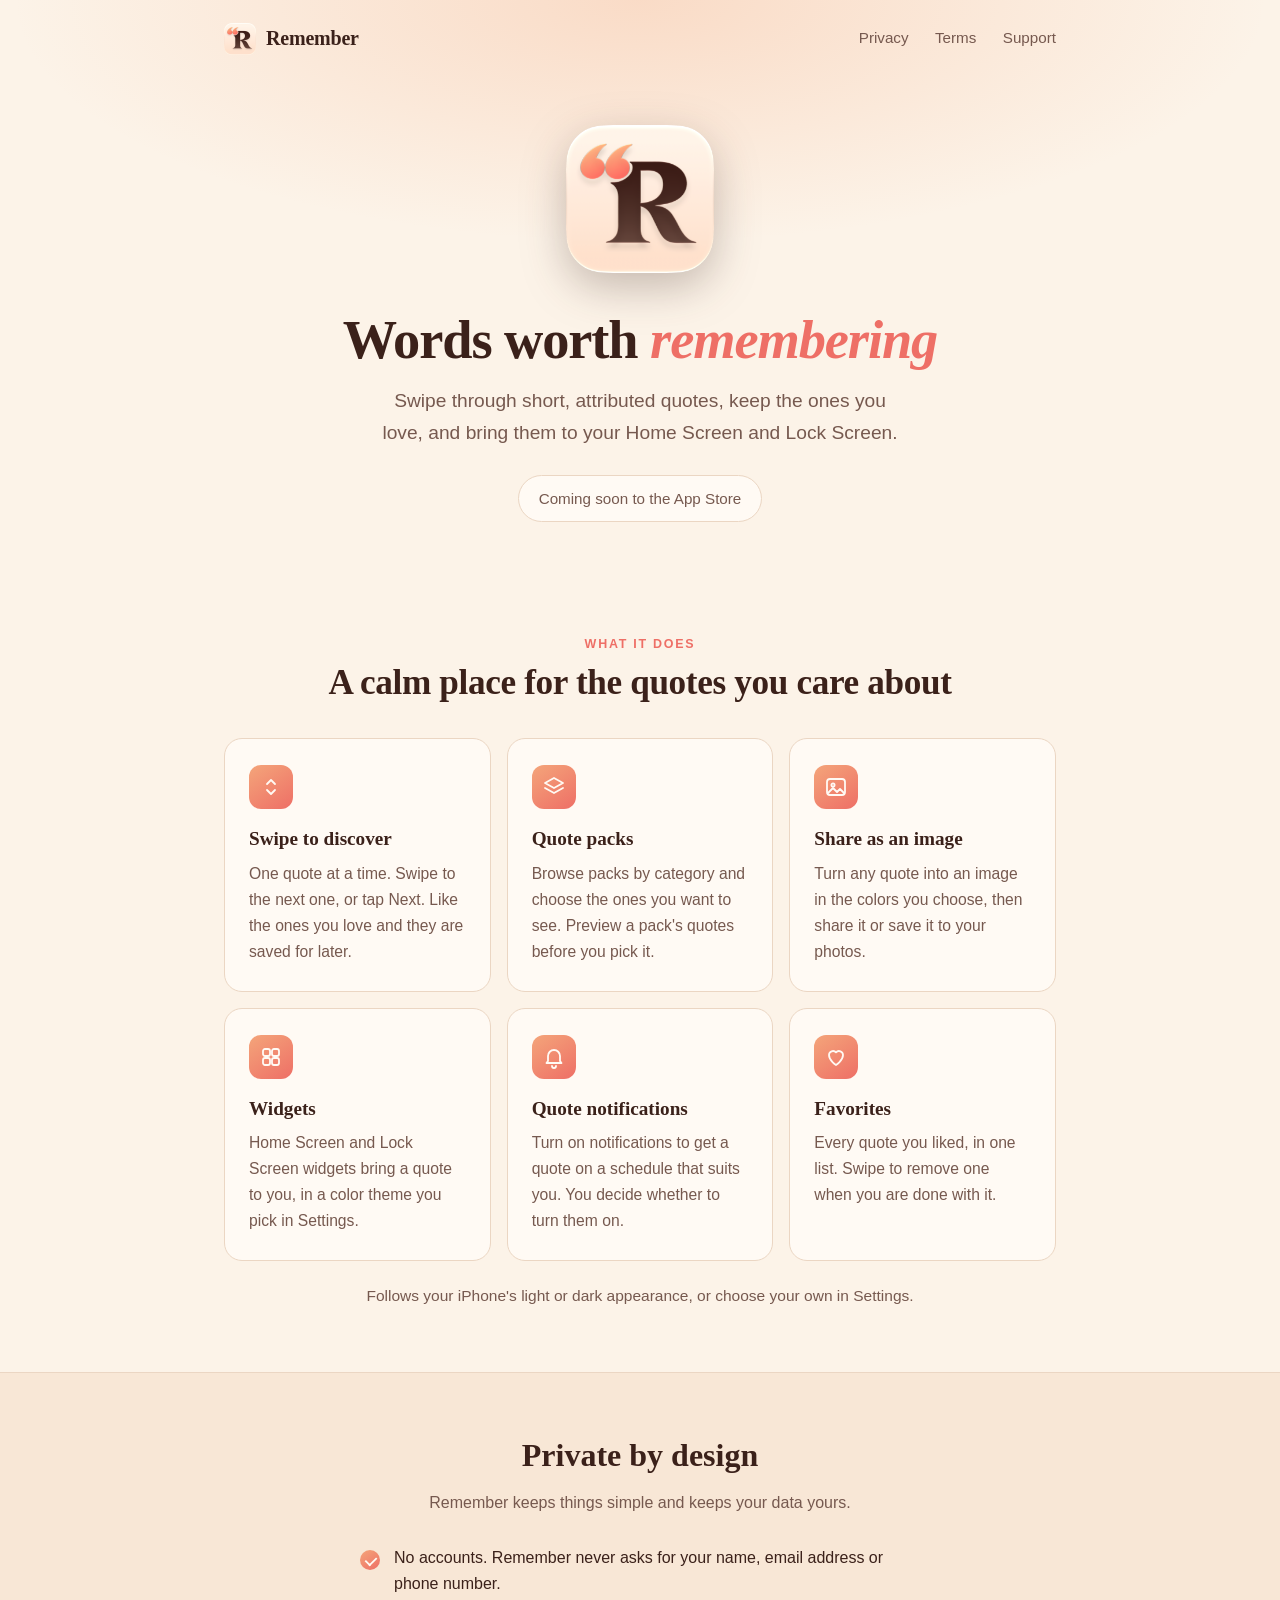
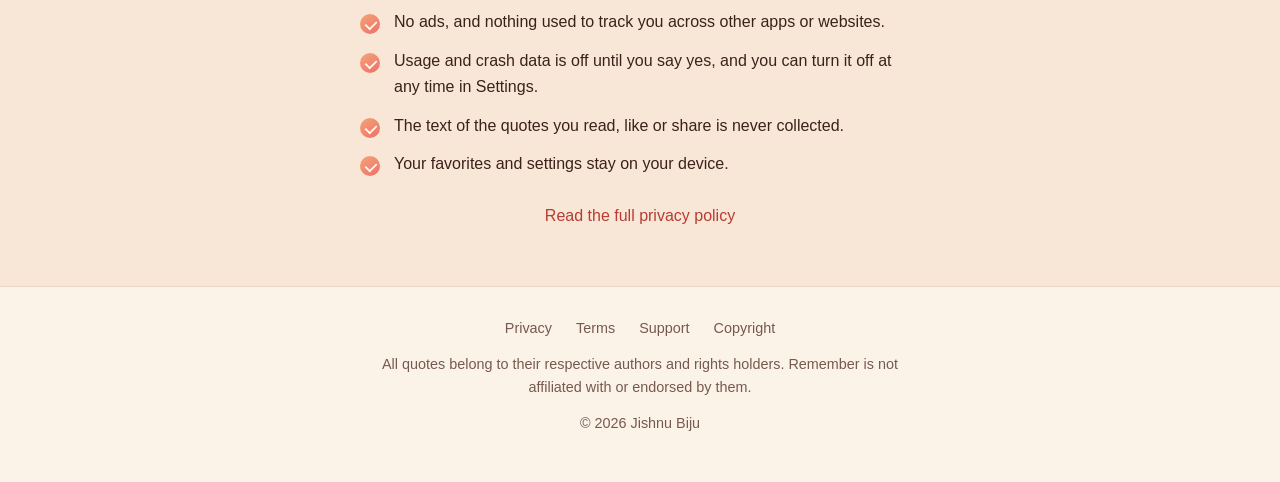
<file: index.html>
<!DOCTYPE html>
<html lang="en">
<head>
  <meta charset="utf-8">
  <meta name="viewport" content="width=device-width, initial-scale=1.0">
  <title>Remember: quotes for iPhone</title>
  <meta name="description" content="Remember is a quotes app for iPhone. Swipe through short, attributed quotes, save your favorites, share them as images, and add widgets to your Home Screen and Lock Screen.">
  <meta name="color-scheme" content="light dark">
  <meta name="theme-color" content="#fcf3e8" media="(prefers-color-scheme: light)">
  <meta name="theme-color" content="#1f1411" media="(prefers-color-scheme: dark)">
  <link rel="icon" type="image/png" href="favicon.png">
  <link rel="apple-touch-icon" href="apple-touch-icon.png">
  <meta property="og:type" content="website">
  <meta property="og:title" content="Remember: quotes for iPhone">
  <meta property="og:description" content="Swipe through short, attributed quotes, save your favorites, share them as images, and add widgets.">
  <!-- TO ADD: link previews (iMessage, Slack, X) need an absolute image URL, so add this line once the site has its final address:
  <meta property="og:image" content="https://YOUR-SITE-ADDRESS/icon.png">
  -->
  <link rel="stylesheet" href="style.css">
</head>
<body>
  <a class="skip" href="#main">Skip to content</a>

  <div class="hero-bg">
    <div class="wrap">
      <header class="site">
        <a class="brand" href="index.html"><img src="icon.png" alt="" width="32" height="32">Remember</a>
        <nav aria-label="Main">
          <a href="privacy-policy.html">Privacy</a>
          <a href="terms.html">Terms</a>
          <a href="support.html">Support</a>
        </nav>
      </header>

      <main id="main">
        <section class="hero">
          <img class="icon" src="icon.png" alt="Remember app icon" width="148" height="148">
          <h1>Words worth <em>remembering</em></h1>
          <p class="sub">Swipe through short, attributed quotes, keep the ones you love, and bring them to your Home Screen and Lock Screen.</p>
          <span class="store-note">Coming soon to the App Store</span>
          <!-- TO ADD when the app is live: replace the "Coming soon" line above with a link to the App Store page, for example:
          <a class="store-note" href="https://apps.apple.com/app/idYOUR_APP_ID">Download on the App Store</a>
          -->
        </section>
      </main>
    </div>
  </div>

  <div class="wrap">
    <div class="section-label">What it does</div>
    <h2 class="section-title">A calm place for the quotes you care about</h2>

    <section class="features" aria-label="Features">
      <div class="feature">
        <div class="ico" aria-hidden="true"><svg viewBox="0 0 24 24"><path d="M8 9l4-4 4 4M8 15l4 4 4-4"/></svg></div>
        <h3>Swipe to discover</h3>
        <p>One quote at a time. Swipe to the next one, or tap Next. Like the ones you love and they are saved for later.</p>
      </div>
      <div class="feature">
        <div class="ico" aria-hidden="true"><svg viewBox="0 0 24 24"><path d="M12 3l9 5-9 5-9-5 9-5z"/><path d="M3 13l9 5 9-5"/></svg></div>
        <h3>Quote packs</h3>
        <p>Browse packs by category and choose the ones you want to see. Preview a pack's quotes before you pick it.</p>
      </div>
      <div class="feature">
        <div class="ico" aria-hidden="true"><svg viewBox="0 0 24 24"><rect x="3" y="4" width="18" height="16" rx="3"/><circle cx="9" cy="10" r="1.6"/><path d="M4 18l5-5 4 4 3-3 4 4"/></svg></div>
        <h3>Share as an image</h3>
        <p>Turn any quote into an image in the colors you choose, then share it or save it to your photos.</p>
      </div>
      <div class="feature">
        <div class="ico" aria-hidden="true"><svg viewBox="0 0 24 24"><rect x="4" y="4" width="7" height="7" rx="2"/><rect x="13" y="4" width="7" height="7" rx="2"/><rect x="4" y="13" width="7" height="7" rx="2"/><rect x="13" y="13" width="7" height="7" rx="2"/></svg></div>
        <h3>Widgets</h3>
        <p>Home Screen and Lock Screen widgets bring a quote to you, in a color theme you pick in Settings.</p>
      </div>
      <div class="feature">
        <div class="ico" aria-hidden="true"><svg viewBox="0 0 24 24"><path d="M6 16v-5a6 6 0 0112 0v5l1.5 2h-15L6 16z"/><path d="M10 21a2 2 0 004 0"/></svg></div>
        <h3>Quote notifications</h3>
        <p>Turn on notifications to get a quote on a schedule that suits you. You decide whether to turn them on.</p>
      </div>
      <div class="feature">
        <div class="ico" aria-hidden="true"><svg viewBox="0 0 24 24"><path d="M12 20s-7-4.4-7-10a4 4 0 017-2.6A4 4 0 0119 10c0 5.6-7 10-7 10z"/></svg></div>
        <h3>Favorites</h3>
        <p>Every quote you liked, in one list. Swipe to remove one when you are done with it.</p>
      </div>
    </section>
    <p class="features-note">Follows your iPhone's light or dark appearance, or choose your own in Settings.</p>

    <!-- TO ADD when you have final App Store screenshots: a screenshots row goes here.
    <section class="shots" aria-label="Screenshots">
      <img src="shot-home.png" alt="The Home tab showing a quote card">
      <img src="shot-share.png" alt="The share sheet with color choices">
      <img src="shot-widget.png" alt="A Lock Screen widget">
    </section>
    (Only show features that exist in the submitted build, and no movie, show or brand names in any screenshot.
     The .shots styles are not in style.css yet; ask for them when the images are ready.)
    -->
  </div>

  <section class="band" aria-labelledby="private-heading">
    <div class="wrap">
      <h2 id="private-heading">Private by design</h2>
      <p class="lead">Remember keeps things simple and keeps your data yours.</p>
      <ul class="checks">
        <li>No accounts. Remember never asks for your name, email address or phone number.</li>
        <li>No ads, and nothing used to track you across other apps or websites.</li>
        <li>Usage and crash data is off until you say yes, and you can turn it off at any time in Settings.</li>
        <li>The text of the quotes you read, like or share is never collected.</li>
        <li>Your favorites and settings stay on your device.</li>
      </ul>
      <p class="more"><a href="privacy-policy.html">Read the full privacy policy</a></p>
    </div>
  </section>

  <div class="wrap">
    <footer class="site">
      <div class="links">
        <a href="privacy-policy.html">Privacy</a>
        <a href="terms.html">Terms</a>
        <a href="support.html">Support</a>
        <a href="copyright.html">Copyright</a>
        <!-- TO ADD later, once you have your own website: a link back to it, for example
        <a href="https://YOUR-SITE-ADDRESS/">Home</a>
        -->
      </div>
      <p>All quotes belong to their respective authors and rights holders. Remember is not affiliated with or endorsed by them.</p>
      <p>&copy; 2026 Jishnu Biju</p>
    </footer>
  </div>
</body>
</html>
</file>
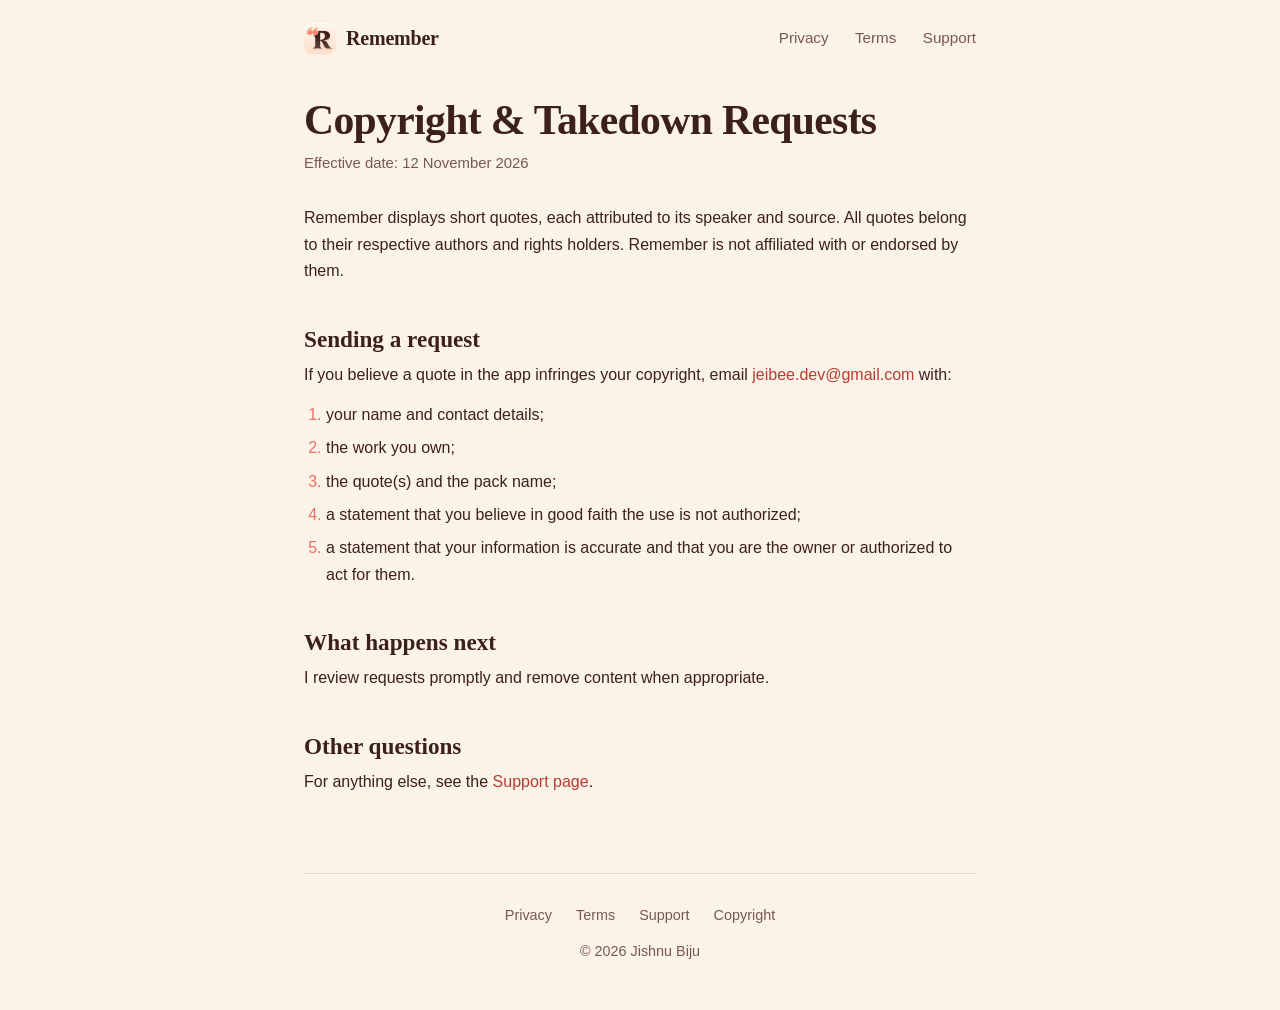
<file: copyright.html>
<!DOCTYPE html>
<html lang="en">
<head>
  <meta charset="utf-8">
  <meta name="viewport" content="width=device-width, initial-scale=1.0">
  <title>Copyright &amp; Takedown · Remember</title>
  <meta name="description" content="How to send a copyright or takedown request for content shown in the Remember app.">
  <meta name="color-scheme" content="light dark">
  <meta name="theme-color" content="#fcf3e8" media="(prefers-color-scheme: light)">
  <meta name="theme-color" content="#1f1411" media="(prefers-color-scheme: dark)">
  <link rel="icon" type="image/png" href="favicon.png">
  <link rel="apple-touch-icon" href="apple-touch-icon.png">
  <link rel="stylesheet" href="style.css">
</head>
<body>
  <a class="skip" href="#main">Skip to content</a>
  <div class="wrap narrow">
    <header class="site">
      <a class="brand" href="index.html"><img src="icon.png" alt="" width="32" height="32">Remember</a>
      <nav aria-label="Main">
        <a href="privacy-policy.html">Privacy</a>
        <a href="terms.html">Terms</a>
        <a href="support.html">Support</a>
      </nav>
    </header>

    <main class="doc" id="main">
      <h1>Copyright &amp; Takedown Requests</h1>
      <p class="updated">Effective date: 12 November 2026</p>
      <!-- TODO: change the effective date above to the day you actually publish this page (and keep it in step with privacy-policy.html
           and terms.html). -->

      <p>Remember displays short quotes, each attributed to its speaker and source. All quotes belong to their respective authors and rights holders. Remember is not affiliated with or endorsed by them.</p>

      <h2>Sending a request</h2>
      <p>If you believe a quote in the app infringes your copyright, email <a href="mailto:jeibee.dev@gmail.com">jeibee.dev@gmail.com</a> with:</p>
      <ol>
        <li>your name and contact details;</li>
        <li>the work you own;</li>
        <li>the quote(s) and the pack name;</li>
        <li>a statement that you believe in good faith the use is not authorized;</li>
        <li>a statement that your information is accurate and that you are the owner or authorized to act for them.</li>
      </ol>

      <h2>What happens next</h2>
      <p>I review requests promptly and remove content when appropriate.</p>
      <!-- TO ADD once your pack hosting is decided: if packs are downloaded from a server you control, you can add a sentence such as
           "Quote packs can be updated without an app update, so removals reach users quickly."
           Only add it if it is true for the build you ship (your App Review notes make the same claim). -->

      <h2>Other questions</h2>
      <p>For anything else, see the <a href="support.html">Support page</a>.</p>
    </main>

    <footer class="site">
      <div class="links">
        <a href="privacy-policy.html">Privacy</a>
        <a href="terms.html">Terms</a>
        <a href="support.html">Support</a>
        <a href="copyright.html">Copyright</a>
      </div>
      <p>&copy; 2026 Jishnu Biju</p>
    </footer>
  </div>
</body>
</html>
</file>
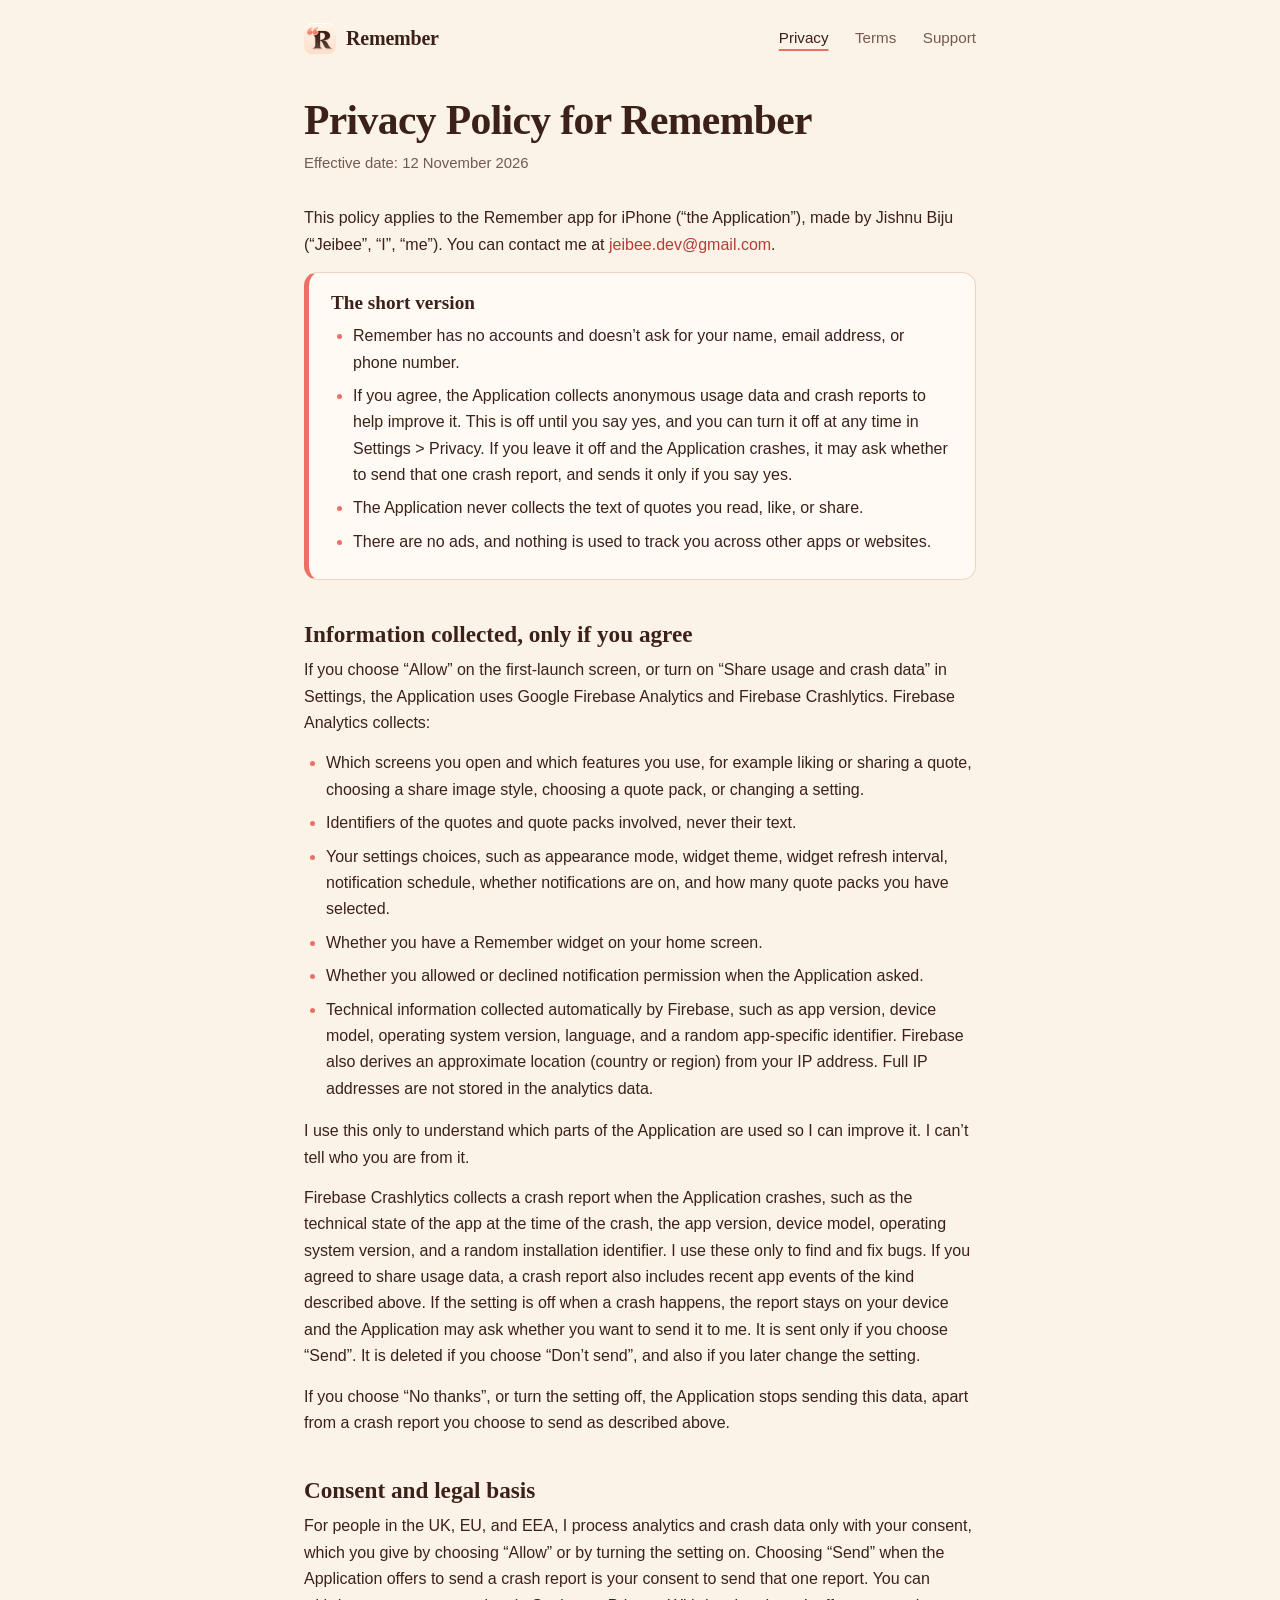
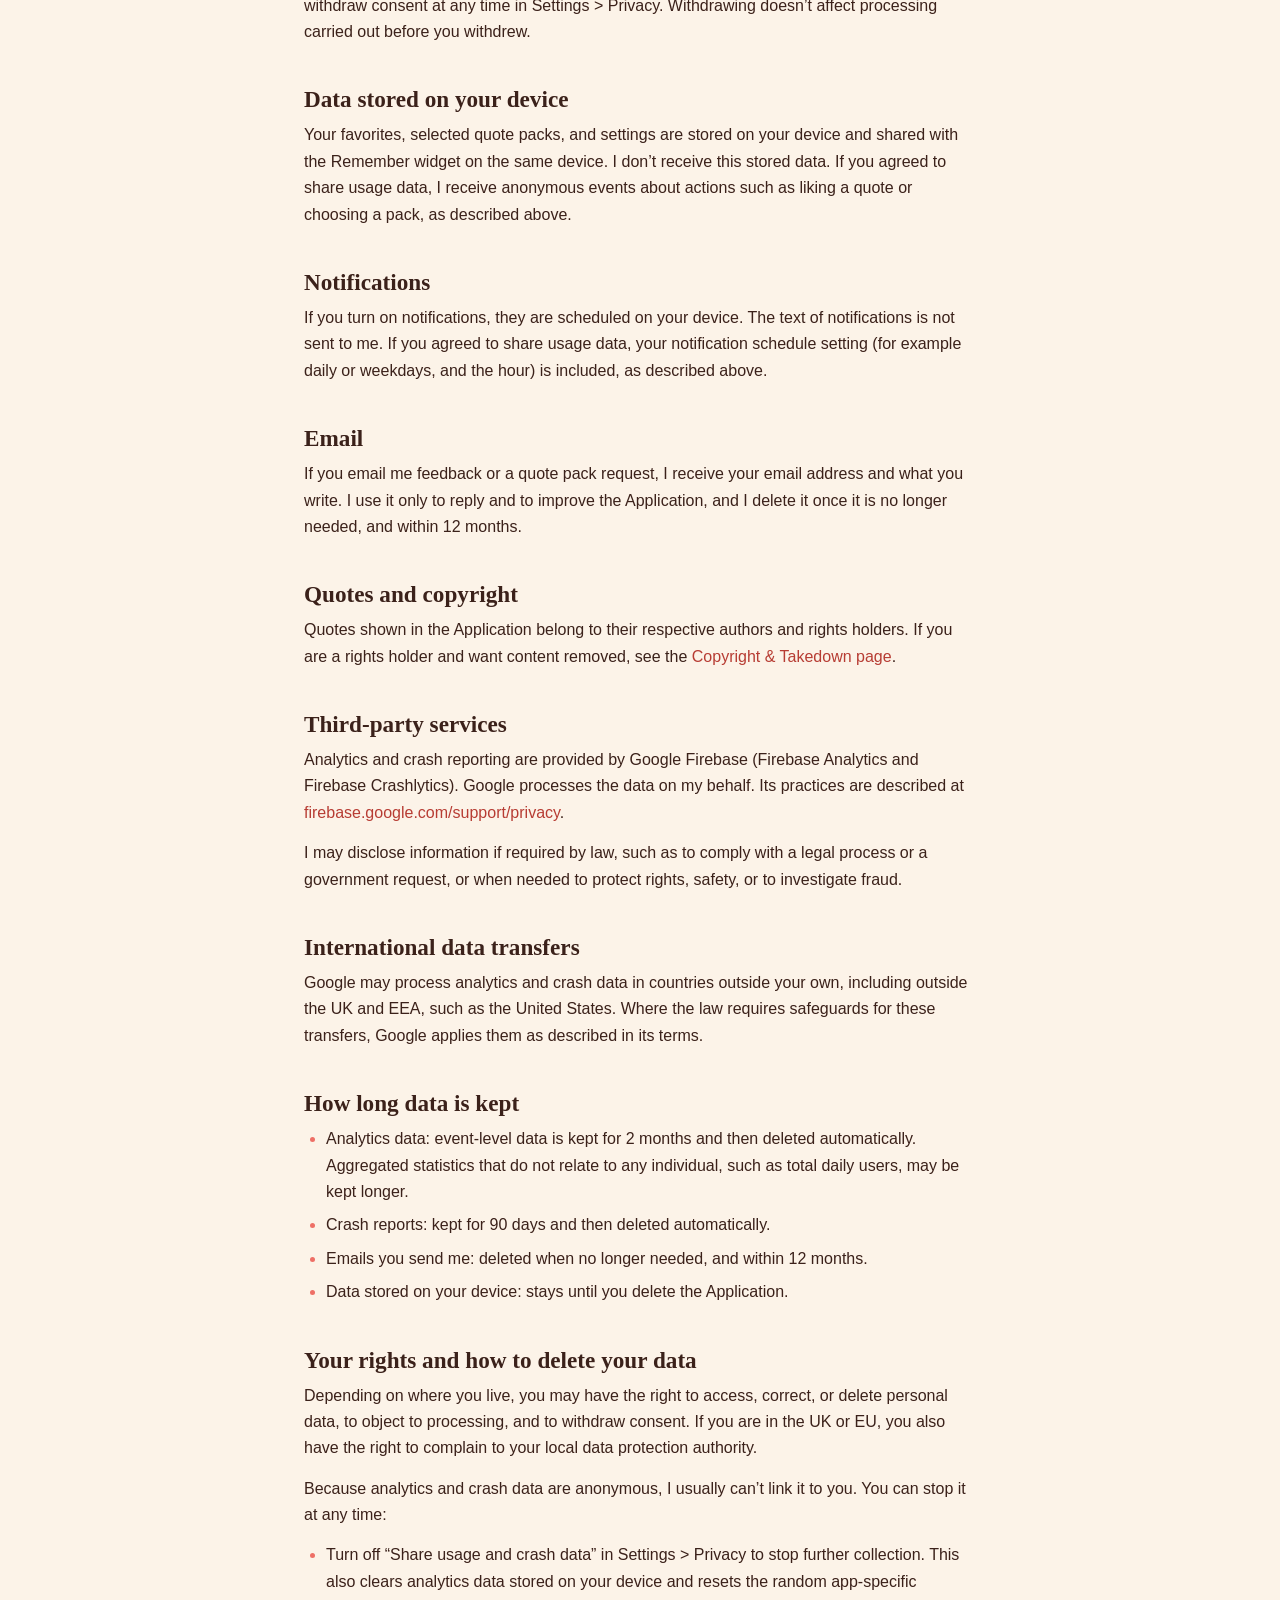
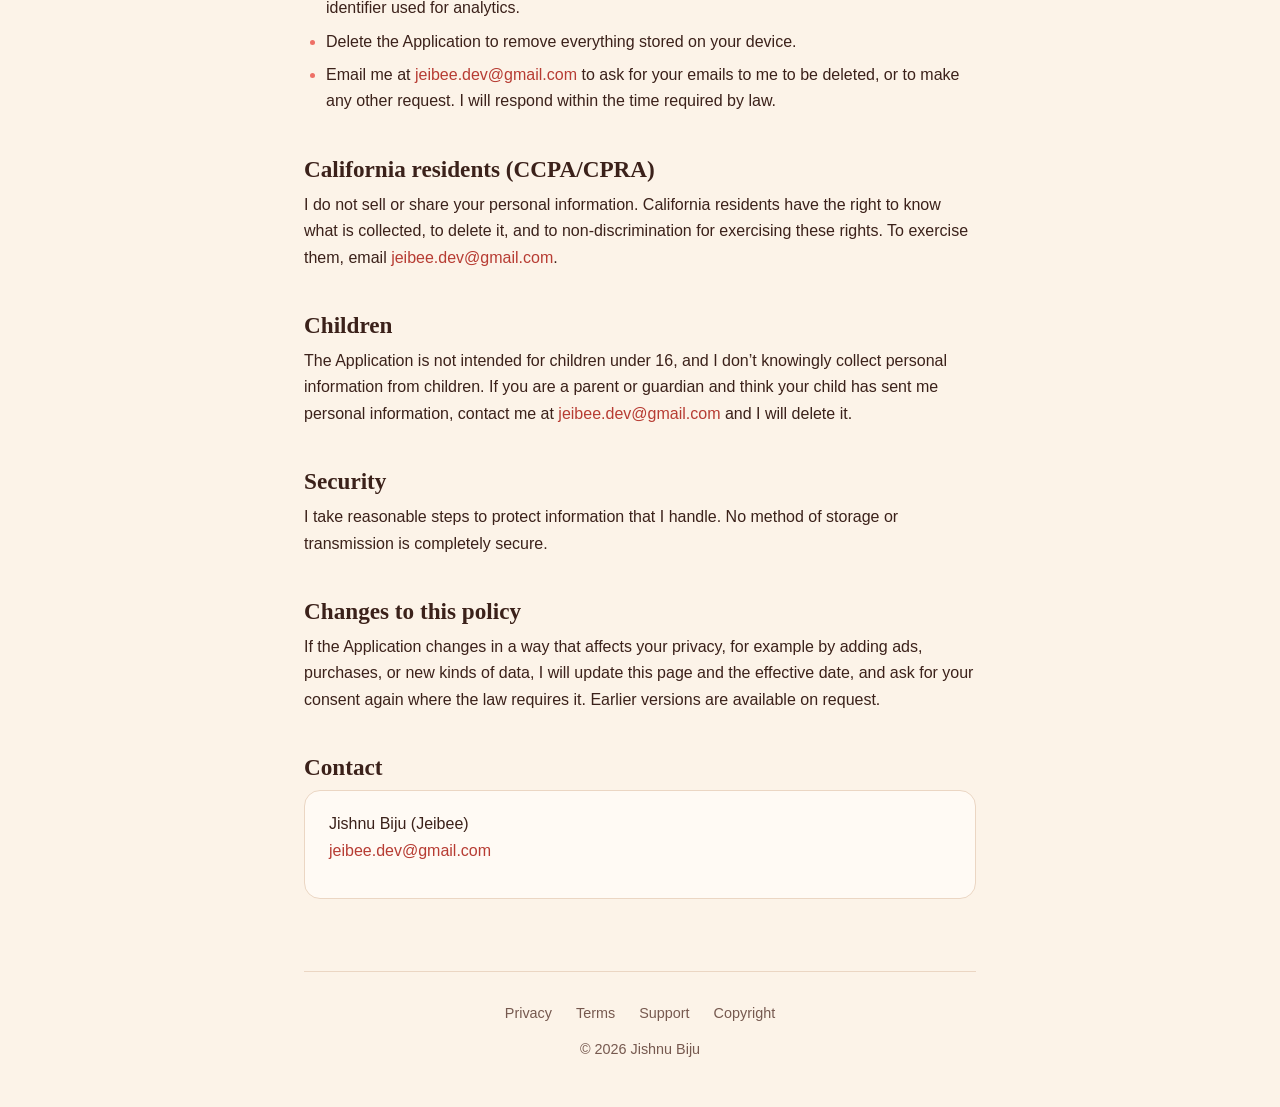
<file: privacy-policy.html>
<!DOCTYPE html>
<html lang="en">
<head>
  <meta charset="utf-8">
  <meta name="viewport" content="width=device-width, initial-scale=1.0">
  <title>Privacy Policy · Remember</title>
  <meta name="description" content="Privacy Policy for the Remember app for iPhone.">
  <meta name="color-scheme" content="light dark">
  <meta name="theme-color" content="#fcf3e8" media="(prefers-color-scheme: light)">
  <meta name="theme-color" content="#1f1411" media="(prefers-color-scheme: dark)">
  <link rel="icon" type="image/png" href="favicon.png">
  <link rel="apple-touch-icon" href="apple-touch-icon.png">
  <link rel="stylesheet" href="style.css">
</head>
<body>
  <a class="skip" href="#main">Skip to content</a>
  <div class="wrap narrow">
    <header class="site">
      <a class="brand" href="index.html"><img src="icon.png" alt="" width="32" height="32">Remember</a>
      <nav aria-label="Main">
        <a href="privacy-policy.html" aria-current="page">Privacy</a>
        <a href="terms.html">Terms</a>
        <a href="support.html">Support</a>
      </nav>
    </header>

    <main class="doc" id="main">
      <h1>Privacy Policy for Remember</h1>
      <p class="updated">Effective date: 12 November 2026</p>
      <!-- TODO: change the effective date above to the day you actually publish this policy.
           Also keep a copy of the 20 October 2026 version, because the "Changes to this policy" section says earlier versions are
           available on request. The dates in terms.html and copyright.html need the same update. -->

      <p>This policy applies to the Remember app for iPhone (“the Application”), made by Jishnu Biju (“Jeibee”, “I”, “me”). You can contact me at <a href="mailto:jeibee.dev@gmail.com">jeibee.dev@gmail.com</a>.</p>

      <div class="summary">
        <h2>The short version</h2>
        <ul>
          <li>Remember has no accounts and doesn’t ask for your name, email address, or phone number.</li>
          <li>If you agree, the Application collects anonymous usage data and crash reports to help improve it. This is off until you say yes, and you can turn it off at any time in Settings &gt; Privacy. If you leave it off and the Application crashes, it may ask whether to send that one crash report, and sends it only if you say yes.</li>
          <li>The Application never collects the text of quotes you read, like, or share.</li>
          <li>There are no ads, and nothing is used to track you across other apps or websites.</li>
        </ul>
      </div>

      <h2>Information collected, only if you agree</h2>
      <p>If you choose “Allow” on the first-launch screen, or turn on “Share usage and crash data” in Settings, the Application uses Google Firebase Analytics and Firebase Crashlytics. Firebase Analytics collects:</p>
      <ul>
        <li>Which screens you open and which features you use, for example liking or sharing a quote, choosing a share image style, choosing a quote pack, or changing a setting.</li>
        <li>Identifiers of the quotes and quote packs involved, never their text.</li>
        <li>Your settings choices, such as appearance mode, widget theme, widget refresh interval, notification schedule, whether notifications are on, and how many quote packs you have selected.</li>
        <li>Whether you have a Remember widget on your home screen.</li>
        <li>Whether you allowed or declined notification permission when the Application asked.</li>
        <li>Technical information collected automatically by Firebase, such as app version, device model, operating system version, language, and a random app-specific identifier. Firebase also derives an approximate location (country or region) from your IP address. Full IP addresses are not stored in the analytics data.</li>
      </ul>
      <!-- DECISION STILL OPEN (from the 22 Oct review notes): the "share completed" event can send which share option you chose in the system
           share sheet (for example Messages or Copy).
           - If you drop it, or group it into coarse values, nothing to change here.
           - If you keep it, add this bullet to the list above:
             <li>Which share option you chose in the system share sheet, such as Messages or Copy.</li> -->
      <p>I use this only to understand which parts of the Application are used so I can improve it. I can’t tell who you are from it.</p>
      <p>Firebase Crashlytics collects a crash report when the Application crashes, such as the technical state of the app at the time of the crash, the app version, device model, operating system version, and a random installation identifier. I use these only to find and fix bugs. If you agreed to share usage data, a crash report also includes recent app events of the kind described above. If the setting is off when a crash happens, the report stays on your device and the Application may ask whether you want to send it to me. It is sent only if you choose “Send”. It is deleted if you choose “Don’t send”, and also if you later change the setting.</p>
      <p>If you choose “No thanks”, or turn the setting off, the Application stops sending this data, apart from a crash report you choose to send as described above.</p>

      <h2>Consent and legal basis</h2>
      <p>For people in the UK, EU, and EEA, I process analytics and crash data only with your consent, which you give by choosing “Allow” or by turning the setting on. Choosing “Send” when the Application offers to send a crash report is your consent to send that one report. You can withdraw consent at any time in Settings &gt; Privacy. Withdrawing doesn’t affect processing carried out before you withdrew.</p>

      <h2>Data stored on your device</h2>
      <p>Your favorites, selected quote packs, and settings are stored on your device and shared with the Remember widget on the same device. I don’t receive this stored data. If you agreed to share usage data, I receive anonymous events about actions such as liking a quote or choosing a pack, as described above.</p>

      <h2>Notifications</h2>
      <p>If you turn on notifications, they are scheduled on your device. The text of notifications is not sent to me. If you agreed to share usage data, your notification schedule setting (for example daily or weekdays, and the hour) is included, as described above.</p>

      <h2>Email</h2>
      <p>If you email me feedback or a quote pack request, I receive your email address and what you write. I use it only to reply and to improve the Application, and I delete it once it is no longer needed, and within 12 months.</p>

      <!-- TO ADD if the app downloads quote packs from a server (the app overview says packs may be bundled and/or downloaded; delete this note if all
           packs are bundled in the app). Suggested section:

      <h2>Quote packs</h2>
      <p>Quote packs are small text files. When the Application downloads or updates a pack, the server that hosts it may log technical details such as your IP address and the time of the request. No account is needed, and I don’t use these logs to identify you.</p>
      -->

      <h2>Quotes and copyright</h2>
      <p>Quotes shown in the Application belong to their respective authors and rights holders. If you are a rights holder and want content removed, see the <a href="copyright.html">Copyright &amp; Takedown page</a>.</p>

      <h2>Third-party services</h2>
      <p>Analytics and crash reporting are provided by Google Firebase (Firebase Analytics and Firebase Crashlytics). Google processes the data on my behalf. Its practices are described at <a href="https://firebase.google.com/support/privacy">firebase.google.com/support/privacy</a>.</p>
      <p>I may disclose information if required by law, such as to comply with a legal process or a government request, or when needed to protect rights, safety, or to investigate fraud.</p>

      <h2>International data transfers</h2>
      <p>Google may process analytics and crash data in countries outside your own, including outside the UK and EEA, such as the United States. Where the law requires safeguards for these transfers, Google applies them as described in its terms.</p>

      <h2>How long data is kept</h2>
      <ul>
        <li>Analytics data: event-level data is kept for 2 months and then deleted automatically. Aggregated statistics that do not relate to any individual, such as total daily users, may be kept longer.</li>
        <li>Crash reports: kept for 90 days and then deleted automatically.</li>
        <li>Emails you send me: deleted when no longer needed, and within 12 months.</li>
        <li>Data stored on your device: stays until you delete the Application.</li>
      </ul>

      <h2>Your rights and how to delete your data</h2>
      <p>Depending on where you live, you may have the right to access, correct, or delete personal data, to object to processing, and to withdraw consent. If you are in the UK or EU, you also have the right to complain to your local data protection authority.</p>
      <p>Because analytics and crash data are anonymous, I usually can’t link it to you. You can stop it at any time:</p>
      <ul>
        <li>Turn off “Share usage and crash data” in Settings &gt; Privacy to stop further collection. This also clears analytics data stored on your device and resets the random app-specific identifier used for analytics.</li>
        <li>Delete the Application to remove everything stored on your device.</li>
        <li>Email me at <a href="mailto:jeibee.dev@gmail.com">jeibee.dev@gmail.com</a> to ask for your emails to me to be deleted, or to make any other request. I will respond within the time required by law.</li>
      </ul>

      <h2>California residents (CCPA/CPRA)</h2>
      <p>I do not sell or share your personal information. California residents have the right to know what is collected, to delete it, and to non-discrimination for exercising these rights. To exercise them, email <a href="mailto:jeibee.dev@gmail.com">jeibee.dev@gmail.com</a>.</p>

      <h2>Children</h2>
      <p>The Application is not intended for children under 16, and I don’t knowingly collect personal information from children. If you are a parent or guardian and think your child has sent me personal information, contact me at <a href="mailto:jeibee.dev@gmail.com">jeibee.dev@gmail.com</a> and I will delete it.</p>

      <h2>Security</h2>
      <p>I take reasonable steps to protect information that I handle. No method of storage or transmission is completely secure.</p>

      <h2>Changes to this policy</h2>
      <p>If the Application changes in a way that affects your privacy, for example by adding ads, purchases, or new kinds of data, I will update this page and the effective date, and ask for your consent again where the law requires it. Earlier versions are available on request.</p>

      <h2>Contact</h2>
      <div class="contact-card">
        <p>Jishnu Biju (Jeibee)<br>
        <a href="mailto:jeibee.dev@gmail.com">jeibee.dev@gmail.com</a></p>
        <!-- TO ADD: your notes suggest a city-level address on this page (for example "Kochi, Kerala, India") if you decided to publish one.
             If you do, add it as another line here. -->
      </div>
    </main>

    <footer class="site">
      <div class="links">
        <a href="privacy-policy.html">Privacy</a>
        <a href="terms.html">Terms</a>
        <a href="support.html">Support</a>
        <a href="copyright.html">Copyright</a>
      </div>
      <p>&copy; 2026 Jishnu Biju</p>
    </footer>
  </div>
</body>
</html>
</file>
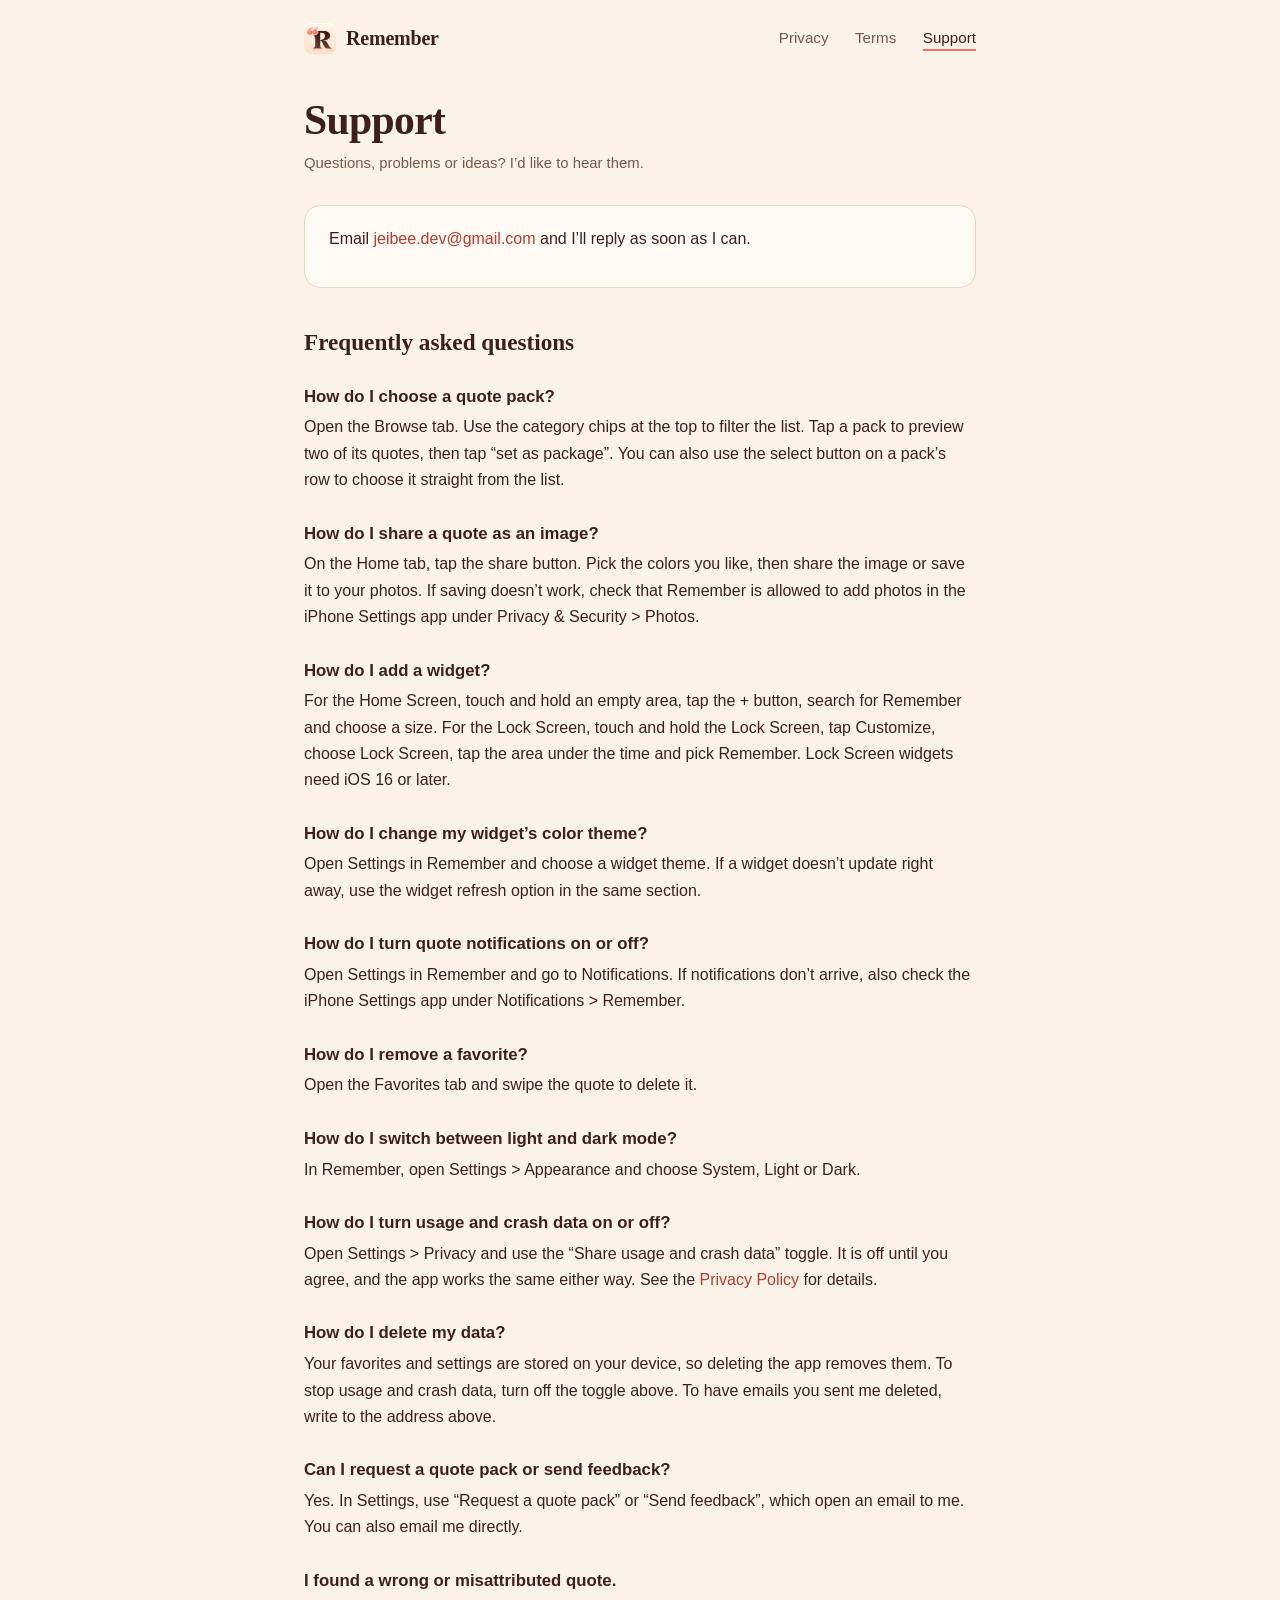
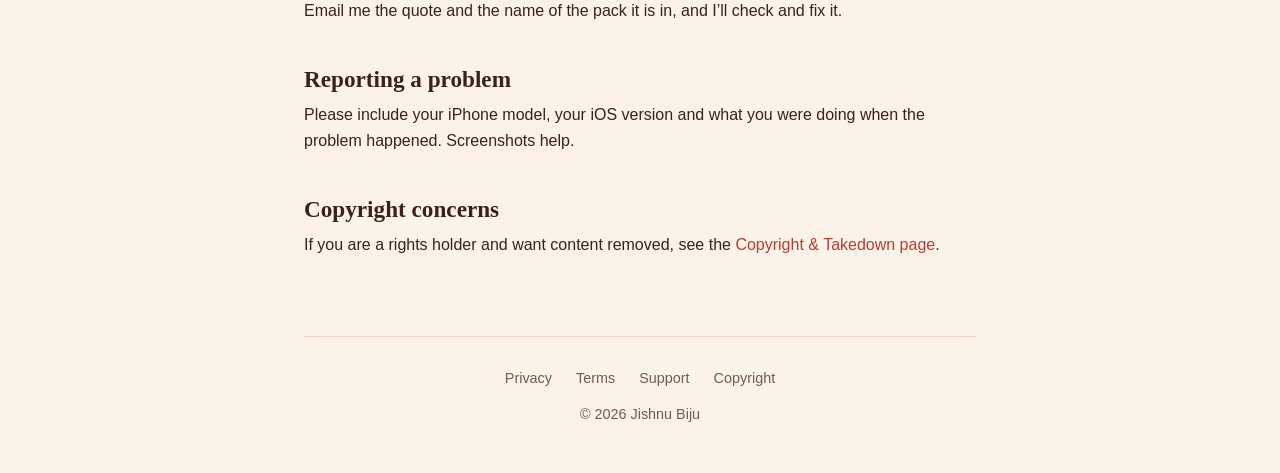
<file: support.html>
<!DOCTYPE html>
<html lang="en">
<head>
  <meta charset="utf-8">
  <meta name="viewport" content="width=device-width, initial-scale=1.0">
  <title>Support · Remember</title>
  <meta name="description" content="Help and contact details for the Remember app for iPhone.">
  <meta name="color-scheme" content="light dark">
  <meta name="theme-color" content="#fcf3e8" media="(prefers-color-scheme: light)">
  <meta name="theme-color" content="#1f1411" media="(prefers-color-scheme: dark)">
  <link rel="icon" type="image/png" href="favicon.png">
  <link rel="apple-touch-icon" href="apple-touch-icon.png">
  <link rel="stylesheet" href="style.css">
</head>
<body>
  <a class="skip" href="#main">Skip to content</a>
  <div class="wrap narrow">
    <header class="site">
      <a class="brand" href="index.html"><img src="icon.png" alt="" width="32" height="32">Remember</a>
      <nav aria-label="Main">
        <a href="privacy-policy.html">Privacy</a>
        <a href="terms.html">Terms</a>
        <a href="support.html" aria-current="page">Support</a>
      </nav>
    </header>

    <main class="doc" id="main">
      <h1>Support</h1>
      <p class="updated">Questions, problems or ideas? I’d like to hear them.</p>

      <div class="contact-card">
        <p>Email <a href="mailto:jeibee.dev@gmail.com">jeibee.dev@gmail.com</a> and I’ll reply as soon as I can.</p>
      </div>

      <h2>Frequently asked questions</h2>

      <h3>How do I choose a quote pack?</h3>
      <p>Open the Browse tab. Use the category chips at the top to filter the list. Tap a pack to preview two of its quotes, then tap “set as package”. You can also use the select button on a pack’s row to choose it straight from the list.</p>

      <h3>How do I share a quote as an image?</h3>
      <p>On the Home tab, tap the share button. Pick the colors you like, then share the image or save it to your photos. If saving doesn’t work, check that Remember is allowed to add photos in the iPhone Settings app under Privacy &amp; Security &gt; Photos.</p>

      <h3>How do I add a widget?</h3>
      <p>For the Home Screen, touch and hold an empty area, tap the + button, search for Remember and choose a size. For the Lock Screen, touch and hold the Lock Screen, tap Customize, choose Lock Screen, tap the area under the time and pick Remember. Lock Screen widgets need iOS 16 or later.</p>

      <h3>How do I change my widget’s color theme?</h3>
      <p>Open Settings in Remember and choose a widget theme. If a widget doesn’t update right away, use the widget refresh option in the same section.</p>

      <h3>How do I turn quote notifications on or off?</h3>
      <p>Open Settings in Remember and go to Notifications. If notifications don’t arrive, also check the iPhone Settings app under Notifications &gt; Remember.</p>

      <h3>How do I remove a favorite?</h3>
      <p>Open the Favorites tab and swipe the quote to delete it.</p>

      <h3>How do I switch between light and dark mode?</h3>
      <p>In Remember, open Settings &gt; Appearance and choose System, Light or Dark.</p>

      <h3>How do I turn usage and crash data on or off?</h3>
      <p>Open Settings &gt; Privacy and use the “Share usage and crash data” toggle. It is off until you agree, and the app works the same either way. See the <a href="privacy-policy.html">Privacy Policy</a> for details.</p>

      <h3>How do I delete my data?</h3>
      <p>Your favorites and settings are stored on your device, so deleting the app removes them. To stop usage and crash data, turn off the toggle above. To have emails you sent me deleted, write to the address above.</p>

      <h3>Can I request a quote pack or send feedback?</h3>
      <p>Yes. In Settings, use “Request a quote pack” or “Send feedback”, which open an email to me. You can also email me directly.</p>

      <h3>I found a wrong or misattributed quote.</h3>
      <p>Email me the quote and the name of the pack it is in, and I’ll check and fix it.</p>

      <h2>Reporting a problem</h2>
      <p>Please include your iPhone model, your iOS version and what you were doing when the problem happened. Screenshots help.</p>

      <h2>Copyright concerns</h2>
      <p>If you are a rights holder and want content removed, see the <a href="copyright.html">Copyright &amp; Takedown page</a>.</p>
    </main>

    <footer class="site">
      <div class="links">
        <a href="privacy-policy.html">Privacy</a>
        <a href="terms.html">Terms</a>
        <a href="support.html">Support</a>
        <a href="copyright.html">Copyright</a>
      </div>
      <p>&copy; 2026 Jishnu Biju</p>
    </footer>
  </div>
</body>
</html>
</file>
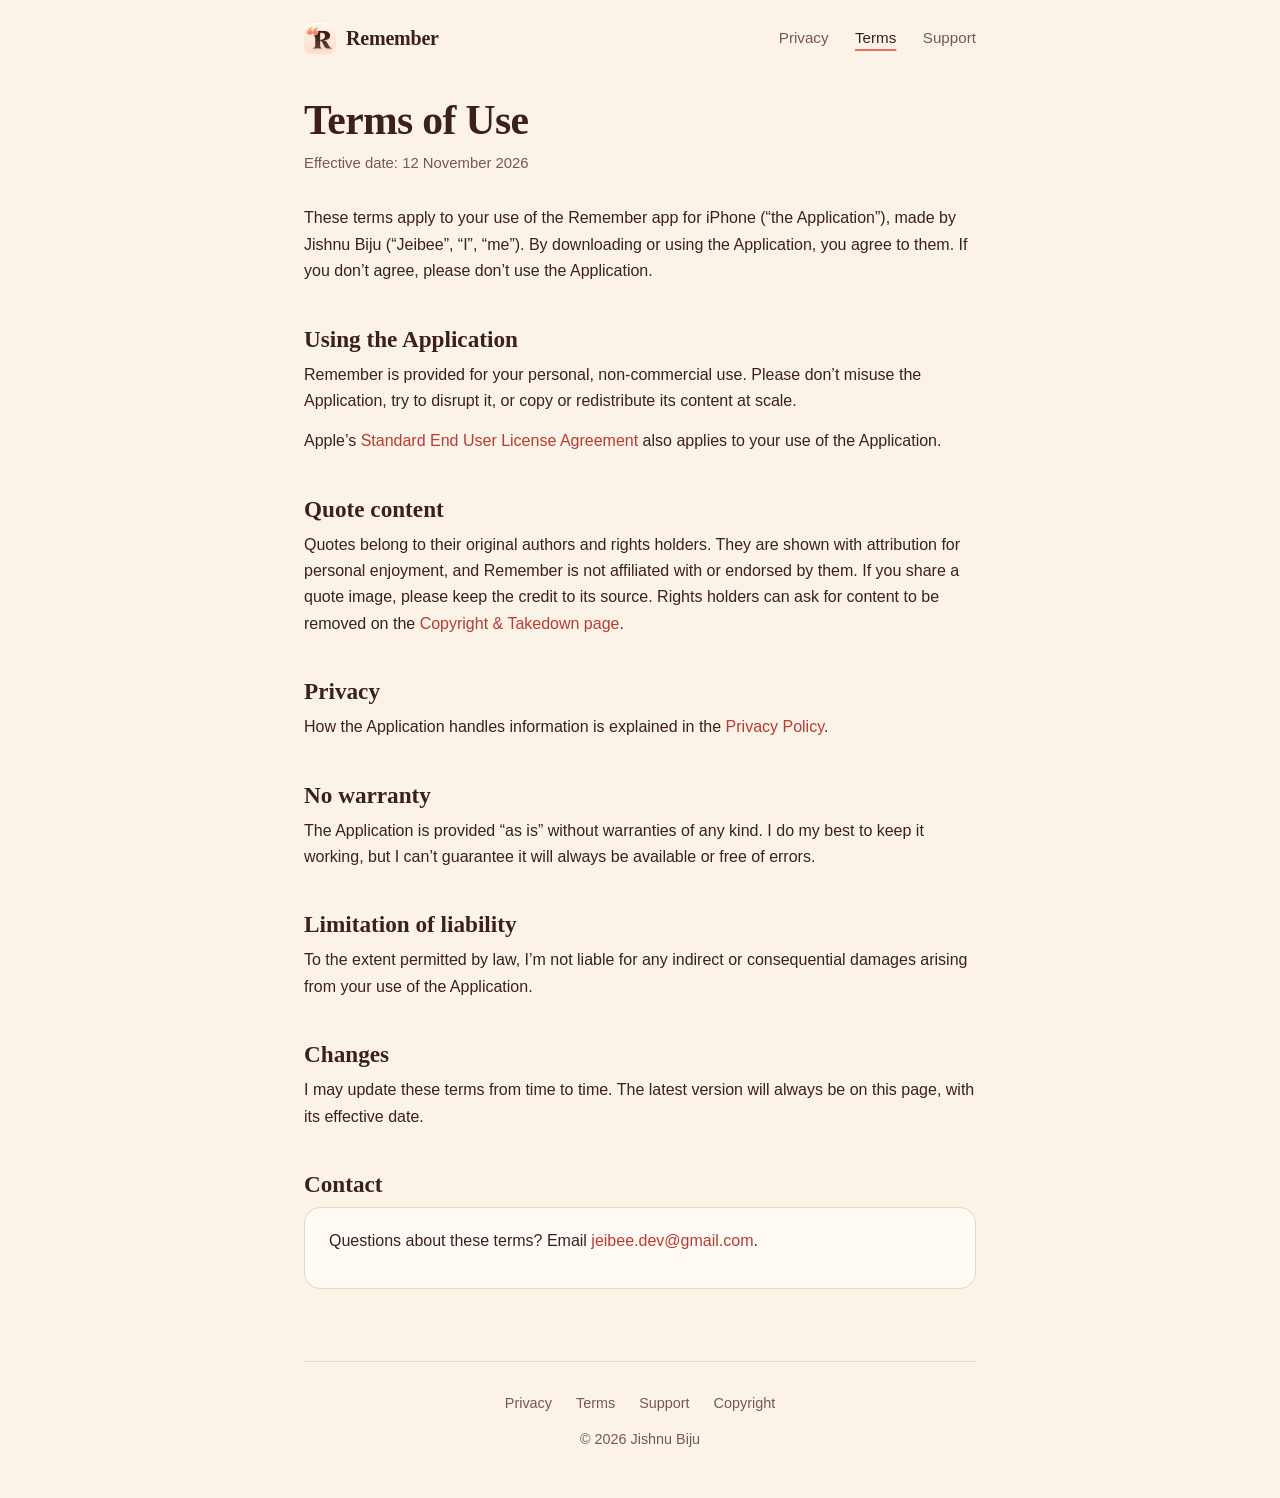
<file: terms.html>
<!DOCTYPE html>
<html lang="en">
<head>
  <meta charset="utf-8">
  <meta name="viewport" content="width=device-width, initial-scale=1.0">
  <title>Terms of Use · Remember</title>
  <meta name="description" content="Terms of Use for the Remember app for iPhone.">
  <meta name="color-scheme" content="light dark">
  <meta name="theme-color" content="#fcf3e8" media="(prefers-color-scheme: light)">
  <meta name="theme-color" content="#1f1411" media="(prefers-color-scheme: dark)">
  <link rel="icon" type="image/png" href="favicon.png">
  <link rel="apple-touch-icon" href="apple-touch-icon.png">
  <link rel="stylesheet" href="style.css">
</head>
<body>
  <a class="skip" href="#main">Skip to content</a>
  <div class="wrap narrow">
    <header class="site">
      <a class="brand" href="index.html"><img src="icon.png" alt="" width="32" height="32">Remember</a>
      <nav aria-label="Main">
        <a href="privacy-policy.html">Privacy</a>
        <a href="terms.html" aria-current="page">Terms</a>
        <a href="support.html">Support</a>
      </nav>
    </header>

    <main class="doc" id="main">
      <h1>Terms of Use</h1>
      <p class="updated">Effective date: 12 November 2026</p>
      <!-- TODO: change the effective date above to the day you actually publish these terms (and keep it in step with privacy-policy.html
           and copyright.html). -->

      <p>These terms apply to your use of the Remember app for iPhone (“the Application”), made by Jishnu Biju (“Jeibee”, “I”, “me”). By downloading or using the Application, you agree to them. If you don’t agree, please don’t use the Application.</p>

      <h2>Using the Application</h2>
      <p>Remember is provided for your personal, non-commercial use. Please don’t misuse the Application, try to disrupt it, or copy or redistribute its content at scale.</p>
      <p>Apple’s <a href="https://www.apple.com/legal/internet-services/itunes/dev/stdeula/">Standard End User License Agreement</a> also applies to your use of the Application.</p>

      <h2>Quote content</h2>
      <p>Quotes belong to their original authors and rights holders. They are shown with attribution for personal enjoyment, and Remember is not affiliated with or endorsed by them. If you share a quote image, please keep the credit to its source. Rights holders can ask for content to be removed on the <a href="copyright.html">Copyright &amp; Takedown page</a>.</p>

      <!-- TO ADD when you introduce a premium subscription or other purchases (Apple also expects working Terms and Privacy links on the paywall):
      <h2>Subscriptions and purchases</h2>
      <p>Some features may be offered through an optional paid subscription or purchase. Payments, renewals and cancellations are handled by Apple through your Apple Account. The price, billing period and renewal terms are shown before you buy.</p>
      -->

      <h2>Privacy</h2>
      <p>How the Application handles information is explained in the <a href="privacy-policy.html">Privacy Policy</a>.</p>

      <h2>No warranty</h2>
      <p>The Application is provided “as is” without warranties of any kind. I do my best to keep it working, but I can’t guarantee it will always be available or free of errors.</p>

      <h2>Limitation of liability</h2>
      <p>To the extent permitted by law, I’m not liable for any indirect or consequential damages arising from your use of the Application.</p>

      <h2>Changes</h2>
      <p>I may update these terms from time to time. The latest version will always be on this page, with its effective date.</p>

      <h2>Contact</h2>
      <div class="contact-card">
        <p>Questions about these terms? Email <a href="mailto:jeibee.dev@gmail.com">jeibee.dev@gmail.com</a>.</p>
      </div>
      <!-- TO CHECK: this is a plain-language draft, not legal advice. If you want a governing-law clause (for example the law of India), add it
           before "Changes" after you have decided what you want. -->
    </main>

    <footer class="site">
      <div class="links">
        <a href="privacy-policy.html">Privacy</a>
        <a href="terms.html">Terms</a>
        <a href="support.html">Support</a>
        <a href="copyright.html">Copyright</a>
      </div>
      <p>&copy; 2026 Jishnu Biju</p>
    </footer>
  </div>
</body>
</html>
</file>
<file: style.css>
/* Remember: site styles
   Palette taken from the app icon: cream background, coral quote marks, espresso "R".
   No external fonts or scripts, so the pages make no third-party requests. */

:root {
  color-scheme: light dark;

  --bg: #fcf3e8;
  --bg-soft: #f8e7d6;
  --card: #fffaf4;
  --border: #ebd6c3;
  --text: #3b211a;
  --muted: #76594f;
  --coral: #ee6f66;        /* decorative: icon coral */
  --coral-soft: #f4a57a;   /* decorative: icon peach */
  --link: #b73c33;         /* coral, darkened so text meets contrast on cream */
  --link-hover: #8f2b24;
  --shadow: 0 10px 30px rgba(59, 33, 26, 0.12);

  --serif: ui-serif, "New York", "Iowan Old Style", "Palatino Linotype", Palatino, Georgia, "Times New Roman", serif;
  --sans: -apple-system, BlinkMacSystemFont, "SF Pro Text", "Segoe UI", Roboto, Helvetica, Arial, sans-serif;
}

@media (prefers-color-scheme: dark) {
  :root {
    --bg: #1f1411;
    --bg-soft: #2a1a15;
    --card: #2b1c17;
    --border: #46322b;
    --text: #f8ebdd;
    --muted: #c4ab9b;
    --coral: #f4806f;
    --coral-soft: #f4a57a;
    --link: #f59a8e;
    --link-hover: #ffc2b8;
    --shadow: 0 10px 30px rgba(0, 0, 0, 0.45);
  }
}

* { box-sizing: border-box; }

html { -webkit-text-size-adjust: 100%; }

body {
  margin: 0;
  background: var(--bg);
  color: var(--text);
  font-family: var(--sans);
  line-height: 1.65;
  -webkit-font-smoothing: antialiased;
}

img { max-width: 100%; height: auto; }

a { color: var(--link); text-decoration: none; }
a:hover { color: var(--link-hover); text-decoration: underline; }
a:focus-visible,
button:focus-visible {
  outline: 3px solid var(--coral);
  outline-offset: 3px;
  border-radius: 6px;
}

.skip {
  position: absolute;
  left: -999px;
  top: 8px;
  background: var(--text);
  color: var(--bg);
  padding: 8px 14px;
  border-radius: 8px;
  z-index: 10;
}
.skip:focus { left: 8px; color: var(--bg); text-decoration: none; }

.wrap { max-width: 880px; margin: 0 auto; padding: 0 24px; }
.wrap.narrow { max-width: 720px; }

/* Header */
header.site {
  display: flex;
  justify-content: space-between;
  align-items: center;
  padding: 22px 0;
}
header.site .brand {
  display: inline-flex;
  align-items: center;
  gap: 10px;
  font-family: var(--serif);
  font-weight: 700;
  font-size: 1.25rem;
  letter-spacing: -0.01em;
  color: var(--text);
}
header.site .brand:hover { text-decoration: none; color: var(--text); }
header.site .brand img { width: 32px; height: 32px; }
header.site nav a {
  margin-left: 22px;
  color: var(--muted);
  font-size: 0.95rem;
}
header.site nav a:hover,
header.site nav a[aria-current="page"] { color: var(--text); text-decoration: none; }
header.site nav a[aria-current="page"] {
  text-decoration: underline;
  text-decoration-color: var(--coral);
  text-decoration-thickness: 2px;
  text-underline-offset: 6px;
}

/* Hero */
.hero-bg {
  background:
    radial-gradient(ellipse 70% 60% at 50% 0%, rgba(244, 165, 122, 0.30), transparent 70%),
    var(--bg);
}
@media (prefers-color-scheme: dark) {
  .hero-bg {
    background:
      radial-gradient(ellipse 70% 60% at 50% 0%, rgba(238, 111, 102, 0.20), transparent 70%),
      var(--bg);
  }
}

.hero { text-align: center; padding: 48px 0 56px; }
.hero img.icon {
  width: 148px;
  height: 148px;
  filter: drop-shadow(0 14px 22px rgba(59, 33, 26, 0.28));
}
.hero h1 {
  font-family: var(--serif);
  font-size: clamp(2.3rem, 6vw, 3.4rem);
  line-height: 1.1;
  margin: 30px 0 14px;
  letter-spacing: -0.02em;
  font-weight: 700;
}
.hero h1 em { font-style: italic; color: var(--coral); }
.hero p.sub {
  font-size: 1.2rem;
  color: var(--muted);
  max-width: 520px;
  margin: 0 auto 26px;
}
.store-note {
  display: inline-block;
  padding: 10px 20px;
  border: 1px solid var(--border);
  border-radius: 999px;
  background: var(--card);
  color: var(--muted);
  font-size: 0.95rem;
}

/* Features */
.section-label {
  text-transform: uppercase;
  letter-spacing: 0.14em;
  font-size: 0.78rem;
  color: var(--coral);
  font-weight: 600;
  text-align: center;
  margin: 56px 0 8px;
}
h2.section-title {
  font-family: var(--serif);
  text-align: center;
  font-size: clamp(1.7rem, 4vw, 2.2rem);
  line-height: 1.2;
  margin: 0 0 34px;
  letter-spacing: -0.01em;
}

.features {
  display: grid;
  grid-template-columns: repeat(auto-fit, minmax(250px, 1fr));
  gap: 16px;
}
.feature {
  background: var(--card);
  border: 1px solid var(--border);
  border-radius: 18px;
  padding: 26px 24px;
}
.feature .ico {
  width: 44px;
  height: 44px;
  border-radius: 12px;
  display: grid;
  place-items: center;
  background: linear-gradient(145deg, var(--coral-soft), var(--coral));
  margin-bottom: 14px;
}
.feature .ico svg {
  width: 24px;
  height: 24px;
  stroke: #fffaf4;
  fill: none;
  stroke-width: 1.8;
  stroke-linecap: round;
  stroke-linejoin: round;
}
.feature h3 { font-family: var(--serif); margin: 0 0 6px; font-size: 1.2rem; }
.feature p { margin: 0; color: var(--muted); font-size: 0.98rem; }

.features-note {
  text-align: center;
  color: var(--muted);
  margin: 22px 0 0;
  font-size: 0.97rem;
}

/* Private by design band */
.band {
  margin: 64px 0 0;
  background: var(--bg-soft);
  border-top: 1px solid var(--border);
  border-bottom: 1px solid var(--border);
  padding: 56px 0;
}
.band h2 {
  font-family: var(--serif);
  text-align: center;
  font-size: clamp(1.6rem, 4vw, 2rem);
  margin: 0 0 8px;
}
.band p.lead { text-align: center; color: var(--muted); margin: 0 auto 28px; max-width: 520px; }
.checks {
  list-style: none;
  padding: 0;
  margin: 0 auto;
  max-width: 560px;
  display: grid;
  gap: 12px;
}
.checks li {
  position: relative;
  padding-left: 34px;
}
.checks li::before {
  content: "";
  position: absolute;
  left: 0;
  top: 5px;
  width: 20px;
  height: 20px;
  border-radius: 50%;
  background: linear-gradient(145deg, var(--coral-soft), var(--coral));
}
.checks li::after {
  content: "";
  position: absolute;
  left: 7px;
  top: 9px;
  width: 6px;
  height: 10px;
  border: solid #fffaf4;
  border-width: 0 2px 2px 0;
  transform: rotate(45deg) scale(0.9);
  transform-origin: center;
}
.band .more { text-align: center; margin: 26px 0 0; }

/* Document pages (privacy, terms, support, copyright) */
main.doc { padding: 20px 0 64px; }
main.doc h1 {
  font-family: var(--serif);
  font-size: clamp(2rem, 5vw, 2.6rem);
  line-height: 1.15;
  margin: 0 0 6px;
  letter-spacing: -0.015em;
}
main.doc .updated { color: var(--muted); font-size: 0.93rem; margin: 0 0 30px; }
main.doc h2 {
  font-family: var(--serif);
  margin: 40px 0 8px;
  font-size: 1.45rem;
  line-height: 1.25;
}
main.doc h3 { margin: 26px 0 4px; font-size: 1.05rem; }
main.doc p { margin: 0 0 14px; }
main.doc ul,
main.doc ol { padding-left: 22px; margin: 0 0 16px; }
main.doc li { margin-bottom: 7px; }
main.doc li::marker { color: var(--coral); }

.summary {
  background: var(--card);
  border: 1px solid var(--border);
  border-left: 5px solid var(--coral);
  border-radius: 14px;
  padding: 18px 22px 8px;
  margin: 0 0 8px;
}
main.doc .summary h2 { margin-top: 0; font-size: 1.2rem; }

.contact-card {
  background: var(--card);
  border: 1px solid var(--border);
  border-radius: 16px;
  padding: 20px 24px;
  margin: 0 0 8px;
}
.contact-card p { margin: 0; }

/* Footer */
footer.site {
  border-top: 1px solid var(--border);
  padding: 30px 0 46px;
  text-align: center;
  color: var(--muted);
  font-size: 0.9rem;
}
.band + .wrap footer.site { border-top: 0; }
footer.site .links a { color: var(--muted); margin: 0 10px; }
footer.site .links a:hover { color: var(--text); }
footer.site p { margin: 12px auto 0; max-width: 560px; }

@media (max-width: 560px) {
  .wrap { padding: 0 20px; }
  header.site { flex-direction: column; gap: 10px; }
  header.site nav a { margin: 0 11px; }
  .hero { padding-top: 28px; }
}

@media print {
  header.site nav, footer.site .links, .hero-bg { background: none; }
  body { background: #fff; color: #000; }
  a { color: #000; text-decoration: underline; }
}
</file>
